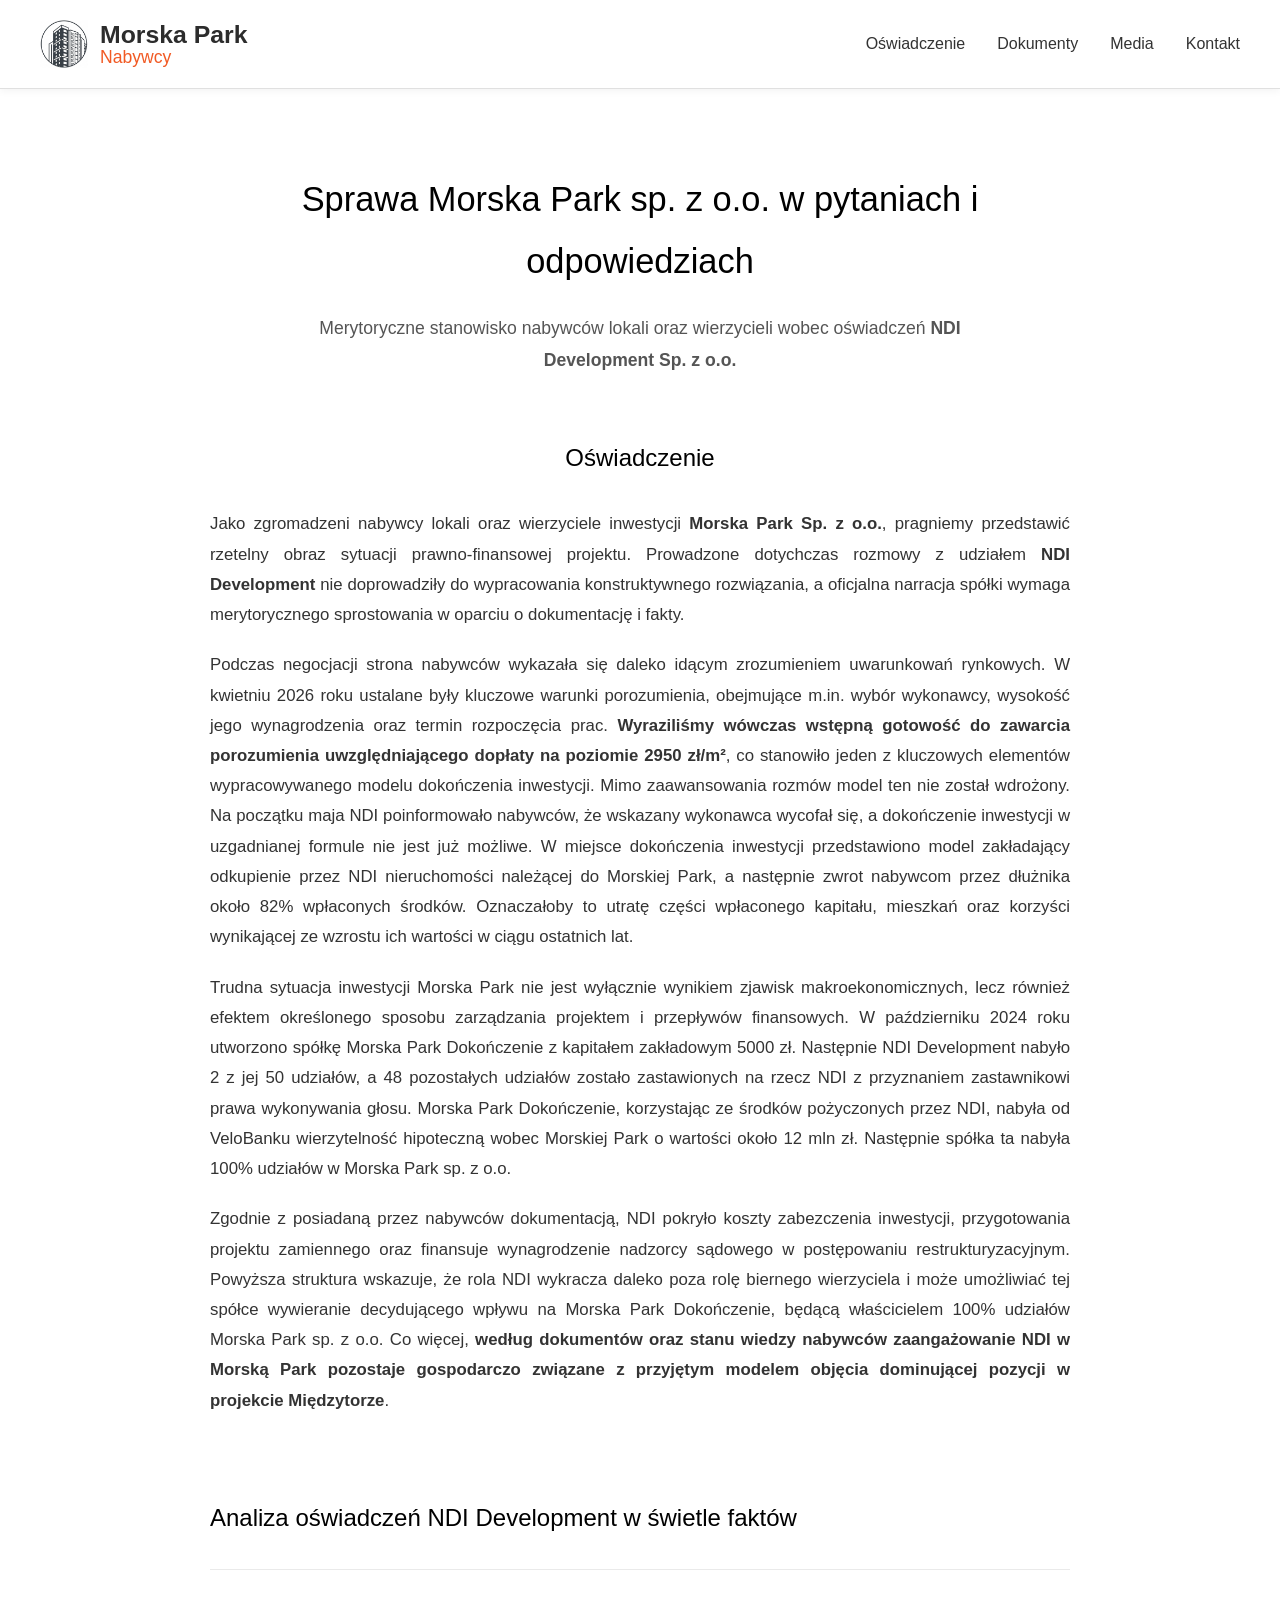
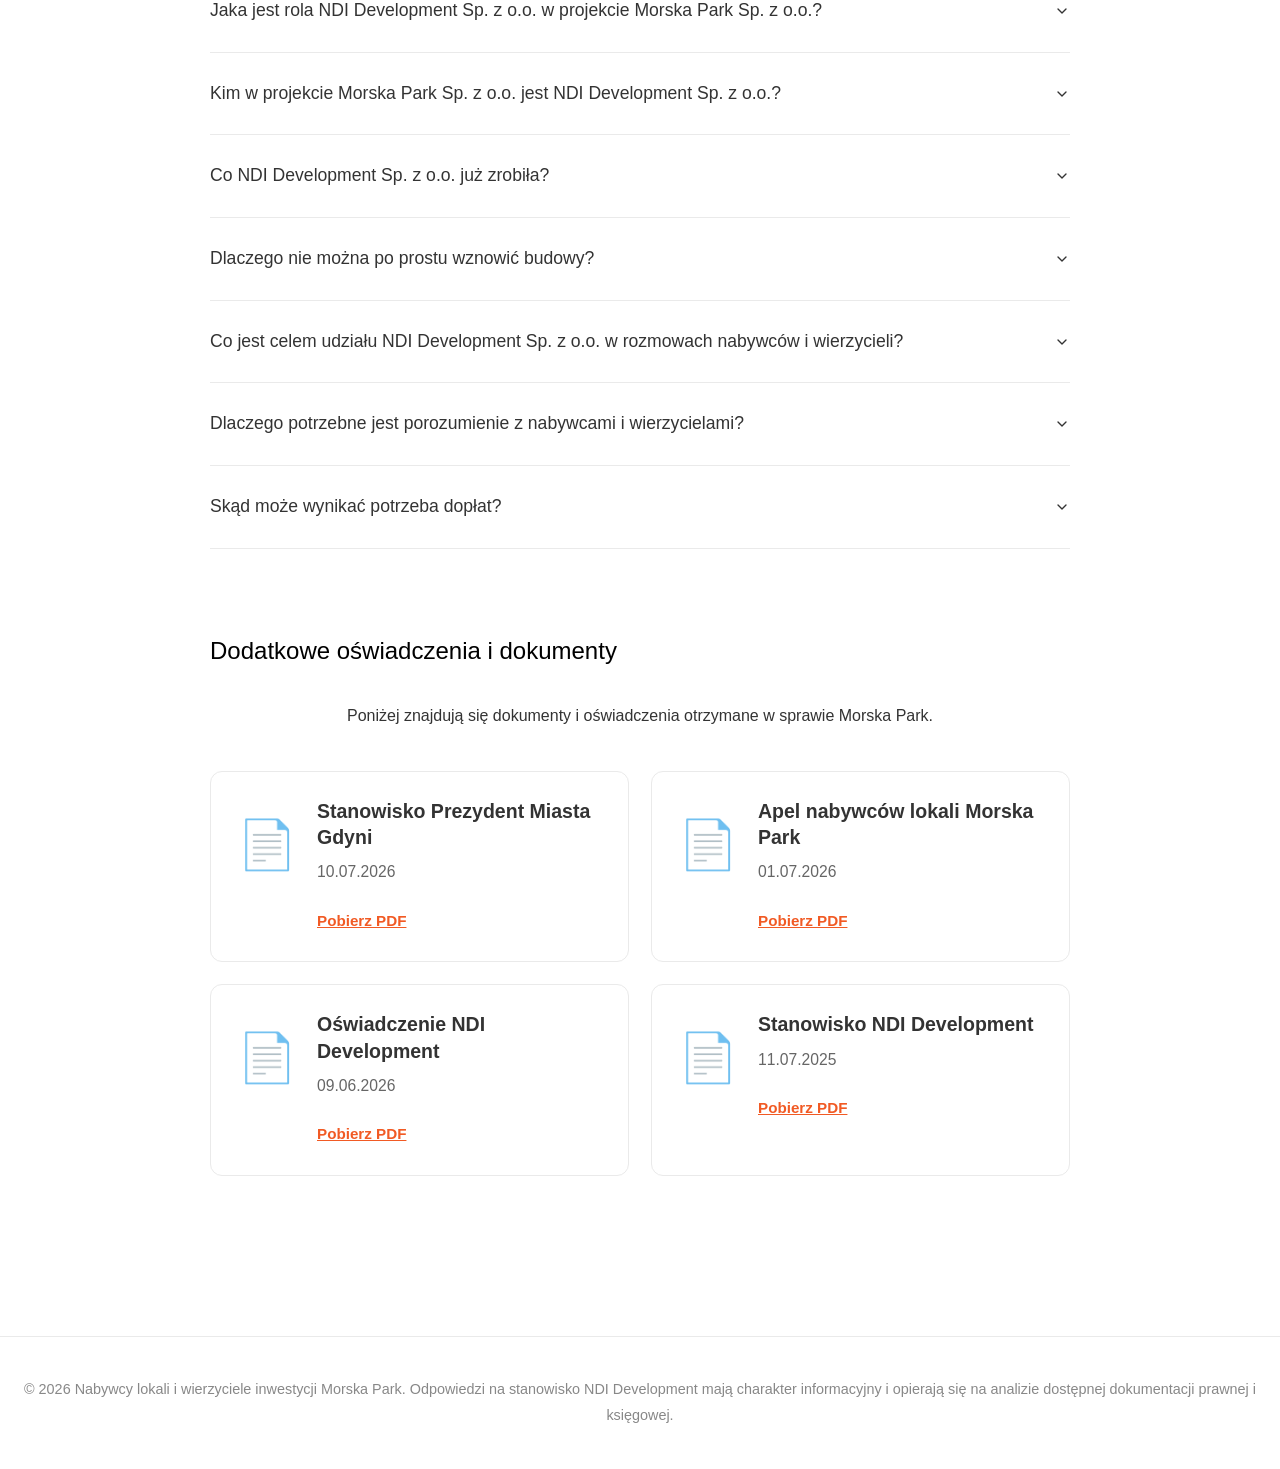
<file: index.html>
<!doctype html>
<html lang="pl">
  <head>
    <meta charset="UTF-8" />
    <meta name="viewport" content="width=device-width, initial-scale=1.0" />
    <title>
      Stanowisko Nabywców i Wierzycieli wobec stanowiska NDI Development dla
      Morska Park
    </title>
    <meta
      name="description"
      content="Oficjalne stanowisko nabywców lokali wobec stanowiska NDI Development w sprawie Morska Park w Gdyni. Analiza oświadczeń NDI, fakty, dokumenty i odpowiedzi na najważniejsze pytania."
    />
    <meta
      name="keywords"
      content="NDI Development, Morska Park NDI, NDI Morska Park, Semeko Morska Park, nabywcy Morska Park, NDI Development Gdynia"
    />
    <link rel="icon" href="favicon.ico" />
    <link rel="stylesheet" href="style.css" />
  </head>
  <body>
    <nav class="navbar">
      <div class="navbar-container">
        <!-- Brand -->
        <a href="index.html" class="brand">
          <div class="logo">
            <img src="morska-park-logo-top-left.png" alt="Morska Park Logo" />
          </div>
          <div class="brand-text">
            <div class="morska-brand">Morska Park</div>
            <div class="nabywcy-label">Nabywcy</div>
          </div>
        </a>

        <!-- Desktop Menu -->
        <div class="nav-menu">
          <a href="index.html" class="nav-link">Oświadczenie</a>
          <a href="dokumenty.html" class="nav-link">Dokumenty</a>
          <a href="media.html" class="nav-link">Media</a>
          <a href="kontakt.html" class="nav-link">Kontakt</a>
        </div>

        <!-- Hamburger -->
        <div class="hamburger" id="hamburger">
          <span></span>
          <span></span>
          <span></span>
        </div>
      </div>

      <!-- Mobile Menu -->
      <div class="mobile-menu" id="mobile-menu">
        <a href="index.html" class="nav-link">Oświadczenie</a>
        <a href="dokumenty.html" class="nav-link">Dokumenty</a>
        <a href="media.html" class="nav-link">Media</a>
        <a href="kontakt.html" class="nav-link">Kontakt</a>
      </div>
    </nav>

    <div class="container">
      <header>
        <h1>Sprawa Morska Park sp. z o.o. w pytaniach i odpowiedziach</h1>
        <p>
          Merytoryczne stanowisko nabywców lokali oraz wierzycieli wobec
          oświadczeń <strong>NDI Development Sp. z o.o.</strong>
        </p>
      </header>

      <section class="manifesto">
        <h2>Oświadczenie</h2>
        <p>
          Jako zgromadzeni nabywcy lokali oraz wierzyciele inwestycji
          <strong>Morska Park Sp. z o.o.</strong>, pragniemy przedstawić
          rzetelny obraz sytuacji prawno-finansowej projektu. Prowadzone
          dotychczas rozmowy z udziałem <strong>NDI Development</strong> nie
          doprowadziły do wypracowania konstruktywnego rozwiązania, a oficjalna
          narracja spółki wymaga merytorycznego sprostowania w oparciu o
          dokumentację i fakty.
        </p>
        <p>
          Podczas negocjacji strona nabywców wykazała się daleko idącym
          zrozumieniem uwarunkowań rynkowych. W kwietniu 2026 roku ustalane były
          kluczowe warunki porozumienia, obejmujące m.in. wybór wykonawcy,
          wysokość jego wynagrodzenia oraz termin rozpoczęcia prac.
          <strong
            >Wyraziliśmy wówczas wstępną gotowość do zawarcia porozumienia
            uwzględniającego dopłaty na poziomie 2950 zł/m²</strong
          >, co stanowiło jeden z kluczowych elementów wypracowywanego modelu
          dokończenia inwestycji. Mimo zaawansowania rozmów model ten nie został
          wdrożony. Na początku maja NDI poinformowało nabywców, że wskazany
          wykonawca wycofał się, a dokończenie inwestycji w uzgadnianej formule
          nie jest już możliwe. W miejsce dokończenia inwestycji przedstawiono
          model zakładający odkupienie przez NDI nieruchomości należącej do
          Morskiej Park, a następnie zwrot nabywcom przez dłużnika około 82%
          wpłaconych środków. Oznaczałoby to utratę części wpłaconego kapitału,
          mieszkań oraz korzyści wynikającej ze wzrostu ich wartości w ciągu
          ostatnich lat.
        </p>
        <p>
          Trudna sytuacja inwestycji Morska Park nie jest wyłącznie wynikiem
          zjawisk makroekonomicznych, lecz również efektem określonego sposobu
          zarządzania projektem i przepływów finansowych. W październiku 2024
          roku utworzono spółkę Morska Park Dokończenie z kapitałem zakładowym
          5000 zł. Następnie NDI Development nabyło 2 z jej 50 udziałów, a 48
          pozostałych udziałów zostało zastawionych na rzecz NDI z przyznaniem
          zastawnikowi prawa wykonywania głosu. Morska Park Dokończenie,
          korzystając ze środków pożyczonych przez NDI, nabyła od VeloBanku
          wierzytelność hipoteczną wobec Morskiej Park o wartości około 12 mln
          zł. Następnie spółka ta nabyła 100% udziałów w Morska Park sp. z o.o.
        </p>
        <p>
          Zgodnie z posiadaną przez nabywców dokumentacją, NDI pokryło koszty
          zabezczenia inwestycji, przygotowania projektu zamiennego oraz
          finansuje wynagrodzenie nadzorcy sądowego w postępowaniu
          restrukturyzacyjnym. Powyższa struktura wskazuje, że rola NDI wykracza
          daleko poza rolę biernego wierzyciela i może umożliwiać tej spółce
          wywieranie decydującego wpływu na Morska Park Dokończenie, będącą
          właścicielem 100% udziałów Morska Park sp. z o.o. Co więcej,
          <strong
            >według dokumentów oraz stanu wiedzy nabywców zaangażowanie NDI w
            Morską Park pozostaje gospodarczo związane z przyjętym modelem
            objęcia dominującej pozycji w projekcie Międzytorze</strong
          >.
        </p>
      </section>

      <section class="faq-section">
        <h2 class="faq-title">
          Analiza oświadczeń NDI Development w świetle faktów
        </h2>

        <!-- PYTANIE 1 -->
        <div class="faq-item">
          <div class="faq-header">
            <h3>
              Jaka jest rola NDI Development Sp. z o.o. w projekcie Morska Park
              Sp. z o.o.?
            </h3>
            <div class="faq-icon">
              <svg viewBox="0 0 24 24">
                <polyline points="6 9 12 15 18 9"></polyline>
              </svg>
            </div>
          </div>
          <div class="faq-content">
            <div class="faq-body">
              <div class="box-ndi">
                <h4>Stanowisko NDI</h4>
                <p>
                  NDI Development Sp. z o.o. zaangażowała się w projekt jako
                  podmiot wspierający poszukiwanie możliwego rozwiązania dla
                  inwestycji. Pozostajemy w kontakcie z Nadzorcą Sądowym, Radą
                  Wierzycieli oraz pełnomocnikiem reprezentującym grupę nabywców
                  mieszkań.
                </p>
                <p>
                  Jednocześnie podkreślamy, że NDI Development Sp. z o.o. jest
                  wierzycielem – nie jest wykonawcą robót ani stroną umów
                  zawartych z nabywcami mieszkań. W związku z tym nie ponosimy
                  odpowiedzialności za decyzje podejmowane wcześniej przez
                  inwestora Morska Park Sp. z o.o.
                </p>
              </div>
              <div class="box-nabywcy">
                <h4>Stanowisko Nabywców</h4>
                <p>
                  Analiza dokumentacji rejestrowej i finansowej wskazuje na
                  znacznie głębsze zaangażowanie kontrolne spółki NDI. Proces
                  inwestycyjny jest strukturyzowany pośrednio:
                </p>
                <ul>
                  <li>
                    W październiku 2024 r. zarejestrowano nową spółkę celową z
                    kapitałem 5.000 zł, której udziały zostały w niemal całości
                    zastawione na rzecz NDI Development (z prawem wykonywania
                    głosu dla zastawnika).
                  </li>
                  <li>
                    To za pośrednictwem tego podmiotu, przy użyciu środków
                    finansowych NDI, odkupiono wierzytelność hipoteczną od
                    VeloBanku oraz nabyto 100% udziałów w Morska Park sp. z o.o.
                  </li>
                </ul>
                <p>
                  Ponadto NDI finansuje wynagrodzenie obecnego nadzorcy sądowego
                  w przyspieszonym postępowaniu układowym (PPU). Powyższe fakty
                  świadczą o tym, że podmioty powiązane z NDI posiadają realną
                  kontrolę właścicielską nad inwestycją.
                </p>
              </div>
            </div>
          </div>
        </div>

        <!-- PYTANIE 2 -->
        <div class="faq-item">
          <div class="faq-header">
            <h3>
              Kim w projekcie Morska Park Sp. z o.o. jest NDI Development Sp. z
              o.o.?
            </h3>
            <div class="faq-icon">
              <svg viewBox="0 0 24 24">
                <polyline points="6 9 12 15 18 9"></polyline>
              </svg>
            </div>
          </div>
          <div class="faq-content">
            <div class="faq-body">
              <div class="box-ndi">
                <h4>Stanowisko NDI</h4>
                <p>
                  NDI Development Sp. z o.o. jest wierzycielem – nie jest
                  wykonawcą robót ani stroną umów zawartych z nabywcami
                  mieszkań. Nie ponosimy odpowiedzialności za decyzje i
                  zaniechania inwestora.
                </p>
                <p>
                  Zdecydowaliśmy się jednak zaangażować, bo widzieliśmy (i nadal
                  widzimy) w nim projekt możliwy do uratowania – i chcemy
                  doprowadzić do rozwiązania, które zakończy tę sytuację dla
                  wszystkich stron.
                </p>
                <p>
                  Zaangażowaliśmy istotne środki, doświadczenie i kompetencje,
                  aby wesprzeć poszukiwanie możliwych rozwiązań dla tej
                  inwestycji. Jesteśmy w stałym kontakcie z Nadzorcą Sądowym,
                  Radą Wierzycieli oraz pełnomocnikiem reprezentującym grupę
                  nabywców.
                </p>
                <p>
                  Jest to nasz wkład w naprawę tej niezwykle trudnej sytuacji,
                  wynikłej bez naszego udziału, na długo przed jakimkolwiek
                  naszym zaangażowaniem. Przypomnijmy, że NDI Development Sp. z
                  o.o. nie była i nie jest deweloperem inwestycji Morska Park
                  Sp. z o.o., nie zawierała umów deweloperskich z nabywcami
                  lokali i nie przejęła zobowiązań podmiotów odpowiedzialnych za
                  wcześniejszą realizację projektu.
                </p>
              </div>
              <div class="box-nabywcy">
                <h4>Stanowisko Nabywców</h4>
                <p>
                  Z dostępnych informacji wynika, że zaangażowanie NDI nie jest
                  wyłącznie działalnością pomocową na rzecz Morskiej Park, lecz
                  składową większej transakcji na rynku nieruchomości.
                  Restrukturyzacja udziałowa w projekcie
                  <strong>Międzytorze</strong> (polegająca na umorzeniu udziałów
                  poprzedniego dewelopera i dokapitalizowaniu spółki przez NDI)
                  sprawiła, że środki z tej lukratywnej inwestycji nie trafiły
                  na ratowanie Morskiej Park.
                </p>
                <p>
                  Zamiast tego NDI przejęło kontrolę nad Międzytorzem,
                  zobowiązując się równolegle uregulować kwestię Morskiej Park.
                  Gdyby priorytetem było rzeczywiście rozwiązanie akceptowalne
                  dla „wszystkich stron”, nie odrzucono by wypracowanego przez
                  Nabywców kompromisu (dopłaty), promując w zamian krzywdzący
                  odkup praw do lokali znacznie poniżej ich dzisiejszej
                  wartości.
                </p>
              </div>
            </div>
          </div>
        </div>

        <!-- PYTANIE 3 -->
        <div class="faq-item">
          <div class="faq-header">
            <h3>Co NDI Development Sp. z o.o. już zrobiła?</h3>
            <div class="faq-icon">
              <svg viewBox="0 0 24 24">
                <polyline points="6 9 12 15 18 9"></polyline>
              </svg>
            </div>
          </div>
          <div class="faq-content">
            <div class="faq-body">
              <div class="box-ndi">
                <h4>Stanowisko NDI</h4>
                <p>
                  NDI Development Sp. z o.o. podjęła konkretne działania, które
                  pozwoliły zatrzymać proces związany z ogłoszeniem upadłości
                  Morskiej Park Sp. z o.o. i stworzyć warunki do szukania
                  rozwiązania:
                </p>
                <ul>
                  <li>
                    Zaangażowała środki finansowe na rozwiązanie kwestii
                    wierzytelności bankowej – zyskując czas na analizę zamiast
                    natychmiastowej upadłości już w 2025 r.
                  </li>
                  <li>Zabezpieczyła teren budowy i elementy obiektu.</li>
                  <li>
                    Przeprowadziła analizy techniczne, prawne i finansowe
                    niezbędne do oceny stanu inwestycji.
                  </li>
                  <li>
                    Uzyskała zamienną decyzję o pozwoleniu na budowę (PnB).
                  </li>
                  <li>
                    Uruchomiła nowy dziennik budowy i zapewniła nadzór
                    budowlany.
                  </li>
                </ul>
                <p>
                  To działania realne, kosztowne i konieczne – bez nich nie
                  byłoby żadnej podstawy do rozmów o dokończeniu projektu.
                </p>
              </div>
              <div class="box-nabywcy">
                <h4>Stanowisko Nabywców</h4>
                <p>
                  Wymaga podkreślenia stan wyjściowy, do jakiego dopuszczono
                  projekt przed końcem 2024 roku:
                </p>
                <ul>
                  <li>
                    W okresie od maja do grudnia 2024 r. obiekt pozostawał
                    całkowicie pozbawiony ochrony, a od października zaprzestano
                    opłacania obowiązkowej polisy ubezpieczeniowej budowy (CAR).
                  </li>
                  <li>
                    W wyniku zaniechań doszło do zorganizowanej i długotrwałej
                    kradzieży (całkowity demontaż instalacji elektrycznej,
                    wodno-kanalizacyjnej, zniszczenie zabezpieczeń).
                    Zawiadomienia o popełnieniu przestępstwa zostały złożone
                    przez osoby trzecie, a nie przez ówczesny zarząd. Z terenu
                    budowy zaginął również dziennik budowy.
                  </li>
                </ul>
                <p>
                  Odnosząc się do deklarowanych przez NDI analiz technicznych,
                  prawnych i finansowych, należy zaznaczyć, że spółka udostępnia
                  te dokumenty niezwykle niechętnie, często dopiero pod wyraźnym
                  przymusem i na skutek interwencji nadzorcy sądowego. Znaczna
                  część z powoływanych analiz w dalszym ciągu nie została
                  przedstawiona wierzycielom w sposób transparentny i
                  prawidłowy.
                </p>
                <p>
                  Z kolei uzyskane pod nadzorem podmiotów powiązanych zamienne
                  pozwolenie na budowę (PnB) wprowadza m.in. likwidację części
                  wcześniej sprzedanych lokali użytkowych. Działania te noszą
                  znamiona optymalizacji projektu pod kątem opłacalności dla
                  nowego podmiotu kontrolującego, a nie ochrony interesów
                  prawnych dotychczasowych nabywców.
                </p>
              </div>
            </div>
          </div>
        </div>

        <!-- PYTANIE 4 -->
        <div class="faq-item">
          <div class="faq-header">
            <h3>Dlaczego nie można po prostu wznowić budowy?</h3>
            <div class="faq-icon">
              <svg viewBox="0 0 24 24">
                <polyline points="6 9 12 15 18 9"></polyline>
              </svg>
            </div>
          </div>
          <div class="faq-content">
            <div class="faq-body">
              <div class="box-ndi">
                <h4>Stanowisko NDI</h4>
                <p>
                  Projekt wymaga oceny stanu wykonanych prac, kosztów,
                  odpowiedzialności za wcześniejsze roboty oraz możliwości
                  finansowania dalszych działań. Bez tego niemożliwe jest naszym
                  zdaniem znalezienie wykonawcy budowlanego, który podjąłby się
                  realizacji zadania. Do tej pory potencjalni wykonawcy, którzy
                  zapoznawali się z projektem, rezygnowali – ze względu na
                  konieczność przejęcia odpowiedzialności technicznej za
                  wcześniejszy etap prac realizowany przez inny podmiot, a także
                  ze względu na brak mechanizmów wynagrodzenia za poniesione
                  ryzyko oraz brak zapewnienia bezpiecznego, gwarantowanego
                  finansowania. Jest to standardowa przeszkoda przy przejmowaniu
                  niedokończonych inwestycji budowlanych.
                </p>
              </div>
              <div class="box-nabywcy">
                <h4>Stanowisko Nabywców</h4>
                <p>
                  Brak „gwarantowanego finansowania” wynika bezpośrednio z
                  odrzucenia przez decydentów naszej deklaracji dotyczącej
                  dopłat do sfinansowania prac (2950 zł/m²), co z nawiązką
                  pokryłoby ryzyka nowych wykonawców. Prawdziwym problemem
                  obciążającym projekt nie są wyłącznie błędy budowlane, ale
                  zaszłości finansowe wynikające z funkcjonowania poprzedniego
                  holdingu.
                </p>
                <p>
                  Z dokumentacji wynika m.in., że w czerwcu 2024 r. (przy
                  wstrzymanej budowie) z rachunków Morskiej Park wyprowadzono
                  ponad 1,6 mln PLN jako „zaliczkę” do spółki z grupy. Co
                  więcej, na krótko przed przejęciem kontroli, doszło do
                  podpisania obustronnego zrzeczenia się roszczeń pomiędzy
                  Morską Park a poprzednim GW/Inwestorem Zastępczym. Bez pełnego
                  audytu tych przepływów i dochodzenia roszczeń od winnych,
                  ciężar finansowy przerzucany jest w całości na klientów
                  indywidualnych.
                </p>
              </div>
            </div>
          </div>
        </div>

        <!-- PYTANIE 5 -->
        <div class="faq-item">
          <div class="faq-header">
            <h3>
              Co jest celem udziału NDI Development Sp. z o.o. w rozmowach
              nabywców i wierzycieli?
            </h3>
            <div class="faq-icon">
              <svg viewBox="0 0 24 24">
                <polyline points="6 9 12 15 18 9"></polyline>
              </svg>
            </div>
          </div>
          <div class="faq-content">
            <div class="faq-body">
              <div class="box-ndi">
                <h4>Stanowisko NDI</h4>
                <p>
                  Celem jest wypracowanie rozwiązania, które będzie realne,
                  możliwe do sfinansowania i akceptowalne dla wszystkich
                  uczestników postępowania.
                </p>
              </div>
              <div class="box-nabywcy">
                <h4>Stanowisko Nabywców</h4>
                <p>
                  Skoro celem jest rozwiązanie „akceptowalne dla wszystkich”,
                  niewytłumaczalne pozostaje odrzucenie zaawansowanej koncepcji
                  porozumienia wypracowanego przez Nabywców (solidarne dopłaty
                  gwarantujące dokończenie budowy bez strat dla wierzycieli).
                </p>
                <p>
                  Proponowany w zamian przez stronę decyzyjną proces odkupu
                  lokali za 80% ich uiszczonej kilka lat temu wartości uderza
                  wyłącznie w interesy finansowe nabywców. Biorąc pod uwagę
                  galopujący wzrost cen na rynku nieruchomości w ostatnich
                  latach, rozwiązanie to nie nosi znamion kompromisu, lecz
                  stanowi próbę wywłaszczenia Nabywców z posiadanego kapitału i
                  przerzucenia na nich kosztów niegospodarności dawnego zarządu.
                </p>
              </div>
            </div>
          </div>
        </div>

        <!-- PYTANIE 6 -->
        <div class="faq-item">
          <div class="faq-header">
            <h3>
              Dlaczego potrzebne jest porozumienie z nabywcami i wierzycielami?
            </h3>
            <div class="faq-icon">
              <svg viewBox="0 0 24 24">
                <polyline points="6 9 12 15 18 9"></polyline>
              </svg>
            </div>
          </div>
          <div class="faq-content">
            <div class="faq-body">
              <div class="box-ndi">
                <h4>Stanowisko NDI</h4>
                <p>
                  Bez porozumienia nie da się wypracować modelu finansowania i
                  dalszego prowadzenia inwestycji. Każde rozwiązanie musi
                  uwzględniać sytuację nabywców, wierzycieli, koszty dokończenia
                  i zasady postępowania restrukturyzacyjnego.
                </p>
              </div>
              <div class="box-nabywcy">
                <h4>Stanowisko Nabywców</h4>
                <p>
                  Nabywcy w pełni rozumieją konieczność zawarcia układu i od
                  wielu miesięcy deklarują czynną wolę partycypacji w kosztach
                  niezbędnych do ratowania inwestycji. „Uwzględnienie sytuacji
                  Nabywców” nie może jednak oznaczać zmuszania ich do
                  kapitulacji i odsprzedaży mieszkań na warunkach dyktowanych
                  przez jeden podmiot.
                </p>
                <p>
                  Postępowanie restrukturyzacyjne powinno chronić
                  przedsiębiorstwo przed niewypłacalnością w sposób rzetelny.
                  Mamy jednak do czynienia z sytuacją, w której nadzorca sądowy
                  jest wynagradzany ze środków podmiotu posiadającego decydujący
                  głos i własny interes w przejęciu obiektu. Porozumienie musi
                  opierać się na transparentności, której obecnie brakuje.
                </p>
              </div>
            </div>
          </div>
        </div>

        <!-- PYTANIE 7 -->
        <div class="faq-item">
          <div class="faq-header">
            <h3>Skąd może wynikać potrzeba dopłat?</h3>
            <div class="faq-icon">
              <svg viewBox="0 0 24 24">
                <polyline points="6 9 12 15 18 9"></polyline>
              </svg>
            </div>
          </div>
          <div class="faq-content">
            <div class="faq-body">
              <div class="box-ndi">
                <h4>Stanowisko NDI</h4>
                <p>
                  Koszt dokończenia inwestycji jest dziś oczywiście wyższy niż w
                  chwili zawierania pierwotnych umów. W tym czasie wzrosły m.in.
                  ceny stali, paliw i pracy, a sama skumulowana inflacja w
                  latach 2020–2024 wyniosła szacunkowo ok. 45%. Wykonawcy,
                  którzy mieliby przejąć niedokończony budynek i udzielić na
                  niego gwarancji, muszą też uwzględnić dodatkowe koszty oraz
                  odpowiedzialność za wcześniejsze etapy prac.
                </p>
              </div>
              <div class="box-nabywcy">
                <h4>Stanowisko Nabywców</h4>
                <p>
                  Nabywcy są świadomi realiów ekonomicznych. To właśnie z tego
                  powodu powstała i została zaakceptowana przez nas koncepcja
                  dopłat w wysokości ok. 2950 zł/m². Warto jednak podkreślić, że
                  deficyt w kasie inwestycji nie jest wynikiem wyłącznie
                  inflacji (45%).
                </p>
                <p>
                  Projekt zakładał bardzo wysoki wskaźnik przedsprzedaży –
                  większość lokali (ponad 85%) została przez nas w całości lub w
                  znacznej części opłacona. Problem wynika m.in. z zapisów (np.
                  umowa o zastępstwo inwestycyjne), które umożliwiały wypłacanie
                  zaliczek podmiotom z Grupy bez realnego pokrycia w postępie
                  prac budowlanych. Dopłaty ze strony nabywców nie powinny
                  stanowić alibi dla zaniechania działań windykacyjnych wobec
                  osób i spółek odpowiedzialnych za wyprowadzenie pierwotnego
                  kapitału.
                </p>
              </div>
            </div>
          </div>
        </div>
      </section>

      <section class="documents-section" id="dokumenty">
        <h2 class="faq-title">Dodatkowe oświadczenia i dokumenty</h2>
        <p style="text-align: center; max-width: 700px; margin: 0 auto 40px">
          Poniżej znajdują się dokumenty i oświadczenia otrzymane w sprawie
          Morska Park.
        </p>

        <div class="documents-grid">
          <a
            href="Stanowisko_Prezydent_Gdynia_10.07.26.pdf"
            target="_blank"
            class="document-card"
          >
            <div class="doc-icon">📄</div>
            <div class="doc-info">
              <h3>Stanowisko Prezydent Miasta Gdyni</h3>
              <p>10.07.2026</p>
              <span class="download-btn">Pobierz PDF</span>
            </div>
          </a>

          <a href="apel_MP_01.07.26.pdf" target="_blank" class="document-card">
            <div class="doc-icon">📄</div>
            <div class="doc-info">
              <h3>Apel nabywców lokali Morska Park</h3>
              <p>01.07.2026</p>
              <span class="download-btn">Pobierz PDF</span>
            </div>
          </a>

          <a
            href="NDI_oswiadczenie_09.06.26.pdf"
            target="_blank"
            class="document-card"
          >
            <div class="doc-icon">📄</div>
            <div class="doc-info">
              <h3>Oświadczenie NDI Development</h3>
              <p>09.06.2026</p>
              <span class="download-btn">Pobierz PDF</span>
            </div>
          </a>

          <a
            href="NDI_oswiadczenie_11.07.25.pdf"
            target="_blank"
            class="document-card"
          >
            <div class="doc-icon">📄</div>
            <div class="doc-info">
              <h3>Stanowisko NDI Development</h3>
              <p>11.07.2025</p>
              <span class="download-btn">Pobierz PDF</span>
            </div>
          </a>
        </div>
      </section>
    </div>

    <footer>
      <p>
        &copy; 2026 Nabywcy lokali i wierzyciele inwestycji Morska Park.
        Odpowiedzi na stanowisko NDI Development mają charakter informacyjny i
        opierają się na analizie dostępnej dokumentacji prawnej i księgowej.
      </p>
    </footer>

    <script>
      // Hamburger menu
      const hamburger = document.getElementById("hamburger");
      const mobileMenu = document.getElementById("mobile-menu");

      hamburger.addEventListener("click", (e) => {
        e.stopPropagation();
        mobileMenu.classList.toggle("open");
        hamburger.classList.toggle("open");
      });

      // Close mobile menu when clicking a link
      document.querySelectorAll(".nav-link").forEach((link) => {
        link.addEventListener("click", () => {
          if (window.innerWidth <= 768) {
            mobileMenu.classList.remove("open");
            hamburger.classList.remove("open");
          }
        });
      });

      // Close mobile menu when clicking outside of it
      document.addEventListener("click", (event) => {
        if (
          !mobileMenu.contains(event.target) &&
          !hamburger.contains(event.target)
        ) {
          mobileMenu.classList.remove("open");
          hamburger.classList.remove("open");
        }
      });

      // Close mobile menu when resizing the window
      window.addEventListener("resize", () => {
        if (window.innerWidth > 768) {
          mobileMenu.classList.remove("open");
          hamburger.classList.remove("open");
        }
      });

      // FAQ
      document.querySelectorAll(".faq-header").forEach((header) => {
        header.addEventListener("click", () => {
          const item = header.parentElement;
          item.classList.toggle("active");
        });
      });
    </script>
  </body>
</html>
</file>
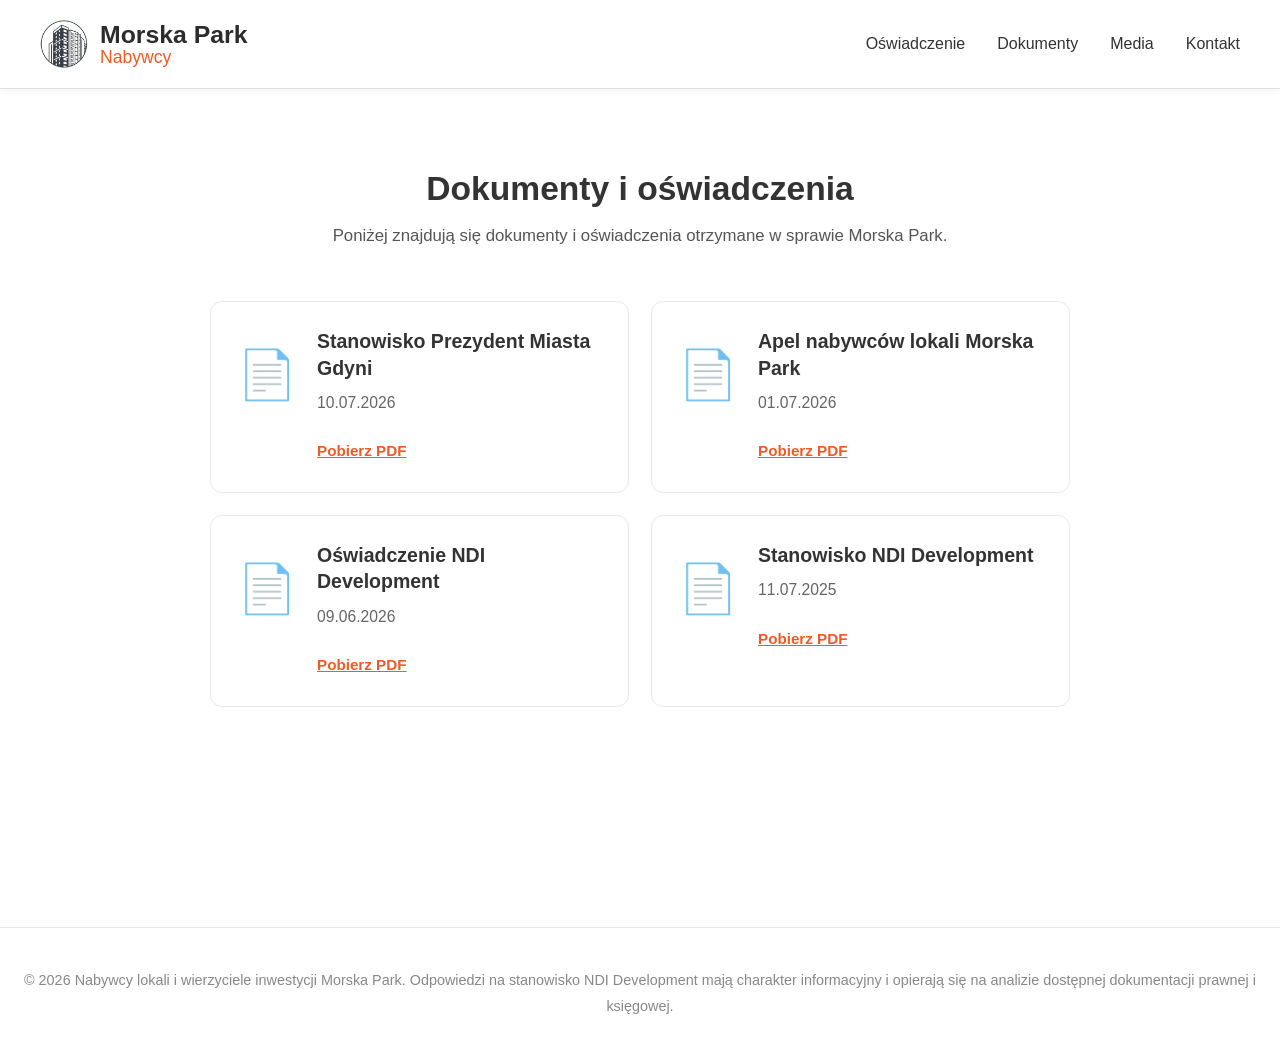
<file: dokumenty.html>
<!doctype html>
<html lang="pl">
  <head>
    <meta charset="UTF-8" />
    <meta name="viewport" content="width=device-width, initial-scale=1.0" />
    <title>
      Stanowisko Nabywców i Wierzycieli wobec stanowiska NDI Development dla
      Morska Park
    </title>
    <link rel="icon" href="favicon.ico" />
    <link rel="stylesheet" href="style.css" />
  </head>
  <body>
    <nav class="navbar">
      <div class="navbar-container">
        <!-- Brand -->
        <a href="index.html" class="brand">
          <div class="logo">
            <img src="morska-park-logo-top-left.png" alt="Morska Park Logo" />
          </div>
          <div class="brand-text">
            <div class="morska-brand">Morska Park</div>
            <div class="nabywcy-label">Nabywcy</div>
          </div>
        </a>

        <!-- Desktop Menu -->
        <div class="nav-menu">
          <a href="index.html" class="nav-link">Oświadczenie</a>
          <a href="dokumenty.html" class="nav-link">Dokumenty</a>
          <a href="media.html" class="nav-link">Media</a>
          <a href="kontakt.html" class="nav-link">Kontakt</a>
        </div>

        <!-- Hamburger -->
        <div class="hamburger" id="hamburger">
          <span></span>
          <span></span>
          <span></span>
        </div>
      </div>

      <!-- Mobile Menu -->
      <div class="mobile-menu" id="mobile-menu">
        <a href="index.html" class="nav-link">Oświadczenie</a>
        <a href="dokumenty.html" class="nav-link">Dokumenty</a>
        <a href="media.html" class="nav-link">Media</a>
        <a href="kontakt.html" class="nav-link">Kontakt</a>
      </div>
    </nav>

    <div class="container">
      <section class="documents-section-page">
        <h1>Dokumenty i oświadczenia</h1>
        <p class="section-desc">
          Poniżej znajdują się dokumenty i oświadczenia otrzymane w sprawie
          Morska Park.
        </p>

        <div class="documents-grid">
          <a
            href="Stanowisko_Prezydent_Gdynia_10.07.26.pdf"
            target="_blank"
            class="document-card"
          >
            <div class="doc-icon">📄</div>
            <div class="doc-info">
              <h3>Stanowisko Prezydent Miasta Gdyni</h3>
              <p class="doc-date">10.07.2026</p>
              <span class="download-btn">Pobierz PDF</span>
            </div>
          </a>

          <a href="apel_MP_01.07.26.pdf" target="_blank" class="document-card">
            <div class="doc-icon">📄</div>
            <div class="doc-info">
              <h3>Apel nabywców lokali Morska Park</h3>
              <p class="doc-date">01.07.2026</p>
              <span class="download-btn">Pobierz PDF</span>
            </div>
          </a>

          <a
            href="NDI_oswiadczenie_09.06.26.pdf"
            target="_blank"
            class="document-card"
          >
            <div class="doc-icon">📄</div>
            <div class="doc-info">
              <h3>Oświadczenie NDI Development</h3>
              <p class="doc-date">09.06.2026</p>
              <span class="download-btn">Pobierz PDF</span>
            </div>
          </a>

          <a
            href="NDI_oswiadczenie_11.07.25.pdf"
            target="_blank"
            class="document-card"
          >
            <div class="doc-icon">📄</div>
            <div class="doc-info">
              <h3>Stanowisko NDI Development</h3>
              <p class="doc-date">11.07.2025</p>
              <span class="download-btn">Pobierz PDF</span>
            </div>
          </a>
        </div>
      </section>
    </div>

    <footer>
      <p>
        &copy; 2026 Nabywcy lokali i wierzyciele inwestycji Morska Park.
        Odpowiedzi na stanowisko NDI Development mają charakter informacyjny i
        opierają się na analizie dostępnej dokumentacji prawnej i księgowej.
      </p>
    </footer>

    <script>
      // Hamburger menu
      const hamburger = document.getElementById("hamburger");
      const mobileMenu = document.getElementById("mobile-menu");

      hamburger.addEventListener("click", (e) => {
        e.stopPropagation();
        mobileMenu.classList.toggle("open");
        hamburger.classList.toggle("open");
      });

      // Close mobile menu when clicking a link
      document.querySelectorAll(".nav-link").forEach((link) => {
        link.addEventListener("click", () => {
          if (window.innerWidth <= 768) {
            mobileMenu.classList.remove("open");
            hamburger.classList.remove("open");
          }
        });
      });

      // Close mobile menu when clicking outside of it
      document.addEventListener("click", (event) => {
        if (
          !mobileMenu.contains(event.target) &&
          !hamburger.contains(event.target)
        ) {
          mobileMenu.classList.remove("open");
          hamburger.classList.remove("open");
        }
      });

      // Close mobile menu when resizing the window
      window.addEventListener("resize", () => {
        if (window.innerWidth > 768) {
          mobileMenu.classList.remove("open");
          hamburger.classList.remove("open");
        }
      });
    </script>
  </body>
</html>
</file>
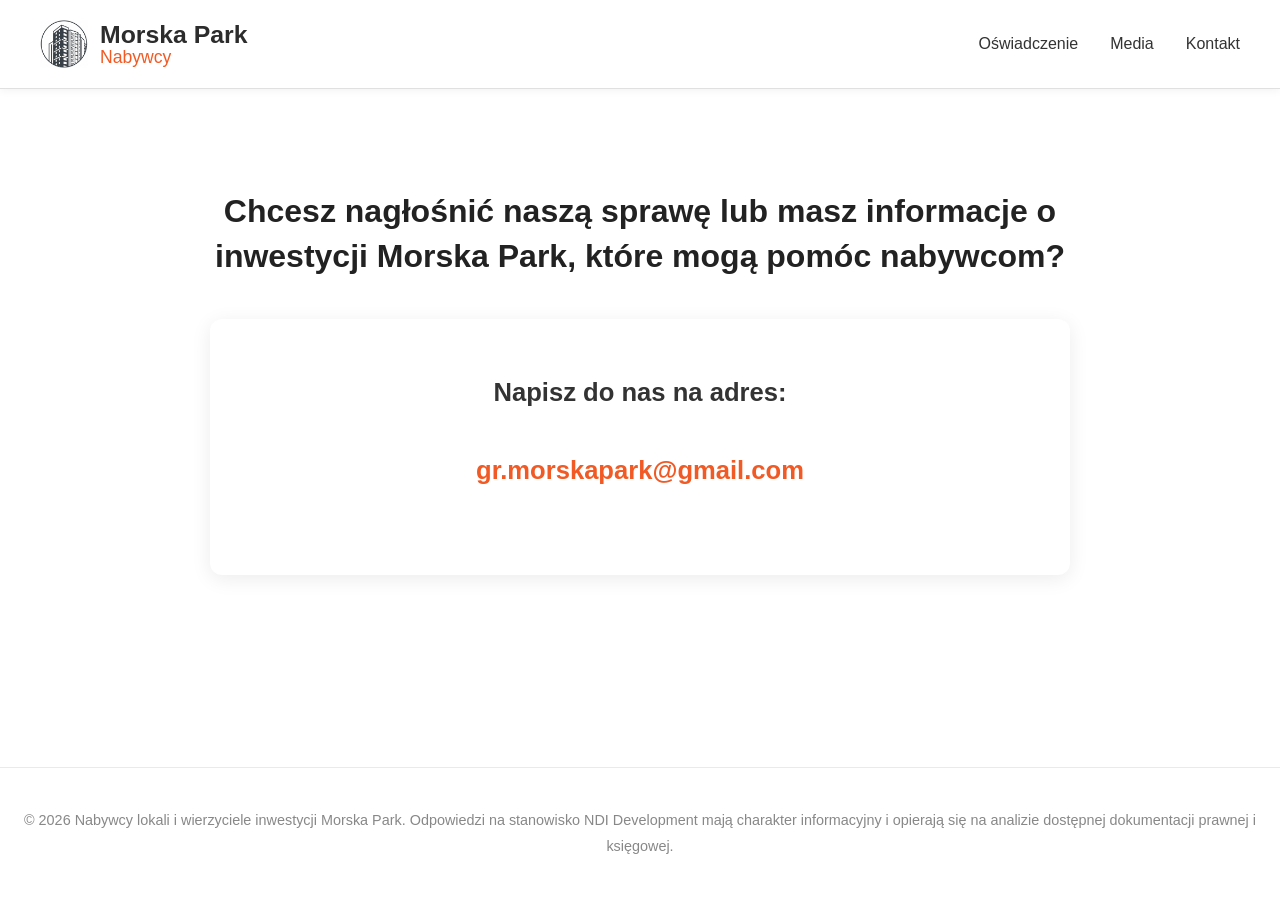
<file: kontakt.html>
<!doctype html>
<html lang="pl">
  <head>
    <meta charset="UTF-8" />
    <meta name="viewport" content="width=device-width, initial-scale=1.0" />
    <title>Kontakt w sprawie Morska Park</title>
    <link rel="icon" href="favicon.ico" />
    <link rel="stylesheet" href="style.css" />
  </head>
  <body>
    <nav class="navbar">
      <div class="navbar-container">
        <!-- Brand -->
        <a href="index.html" class="brand">
          <div class="logo">
            <img src="morska-park-logo-top-left.png" alt="Morska Park Logo" />
          </div>
          <div class="brand-text">
            <div class="morska-brand">Morska Park</div>
            <div class="nabywcy-label">Nabywcy</div>
          </div>
        </a>

        <!-- Desktop Menu -->
        <div class="nav-menu">
          <a href="index.html" class="nav-link">Oświadczenie</a>
          <a href="media.html" class="nav-link">Media</a>
          <a href="kontakt.html" class="nav-link">Kontakt</a>
        </div>

        <!-- Hamburger -->
        <div class="hamburger" id="hamburger">
          <span></span>
          <span></span>
          <span></span>
        </div>
      </div>

      <!-- Mobile Menu -->
      <div class="mobile-menu" id="mobile-menu">
        <a href="index.html" class="nav-link">Oświadczenie</a>
        <a href="media.html" class="nav-link">Media</a>
        <a href="kontakt.html" class="nav-link">Kontakt</a>
      </div>
    </nav>

    <div class="container">
      <div class="contact-section" id="kontakt">
        <h1>
          Chcesz nagłośnić naszą sprawę lub masz informacje o inwestycji Morska
          Park, które mogą pomóc nabywcom?
        </h1>
        <div class="contact-box">
          <p>Napisz do nas na adres:</p>
          <p class="contact-email">gr.morskapark@gmail.com</p>
        </div>
      </div>
    </div>

    <footer>
      <p>
        &copy; 2026 Nabywcy lokali i wierzyciele inwestycji Morska Park.
        Odpowiedzi na stanowisko NDI Development mają charakter informacyjny i
        opierają się na analizie dostępnej dokumentacji prawnej i księgowej.
      </p>
    </footer>

    <script>
      // Hamburger menu
      const hamburger = document.getElementById("hamburger");
      const mobileMenu = document.getElementById("mobile-menu");

      hamburger.addEventListener("click", (e) => {
        e.stopPropagation();
        mobileMenu.classList.toggle("open");
        hamburger.classList.toggle("open");
      });

      // Close mobile menu when clicking a link
      document.querySelectorAll(".nav-link").forEach((link) => {
        link.addEventListener("click", () => {
          if (window.innerWidth <= 768) {
            mobileMenu.classList.remove("open");
            hamburger.classList.remove("open");
          }
        });
      });

      // Close mobile menu when clicking outside of it
      document.addEventListener("click", (event) => {
        if (
          !mobileMenu.contains(event.target) &&
          !hamburger.contains(event.target)
        ) {
          mobileMenu.classList.remove("open");
          hamburger.classList.remove("open");
        }
      });

      // Close mobile menu when resizing the window
      window.addEventListener("resize", () => {
        if (window.innerWidth > 768) {
          mobileMenu.classList.remove("open");
          hamburger.classList.remove("open");
        }
      });
    </script>
  </body>
</html>
</file>
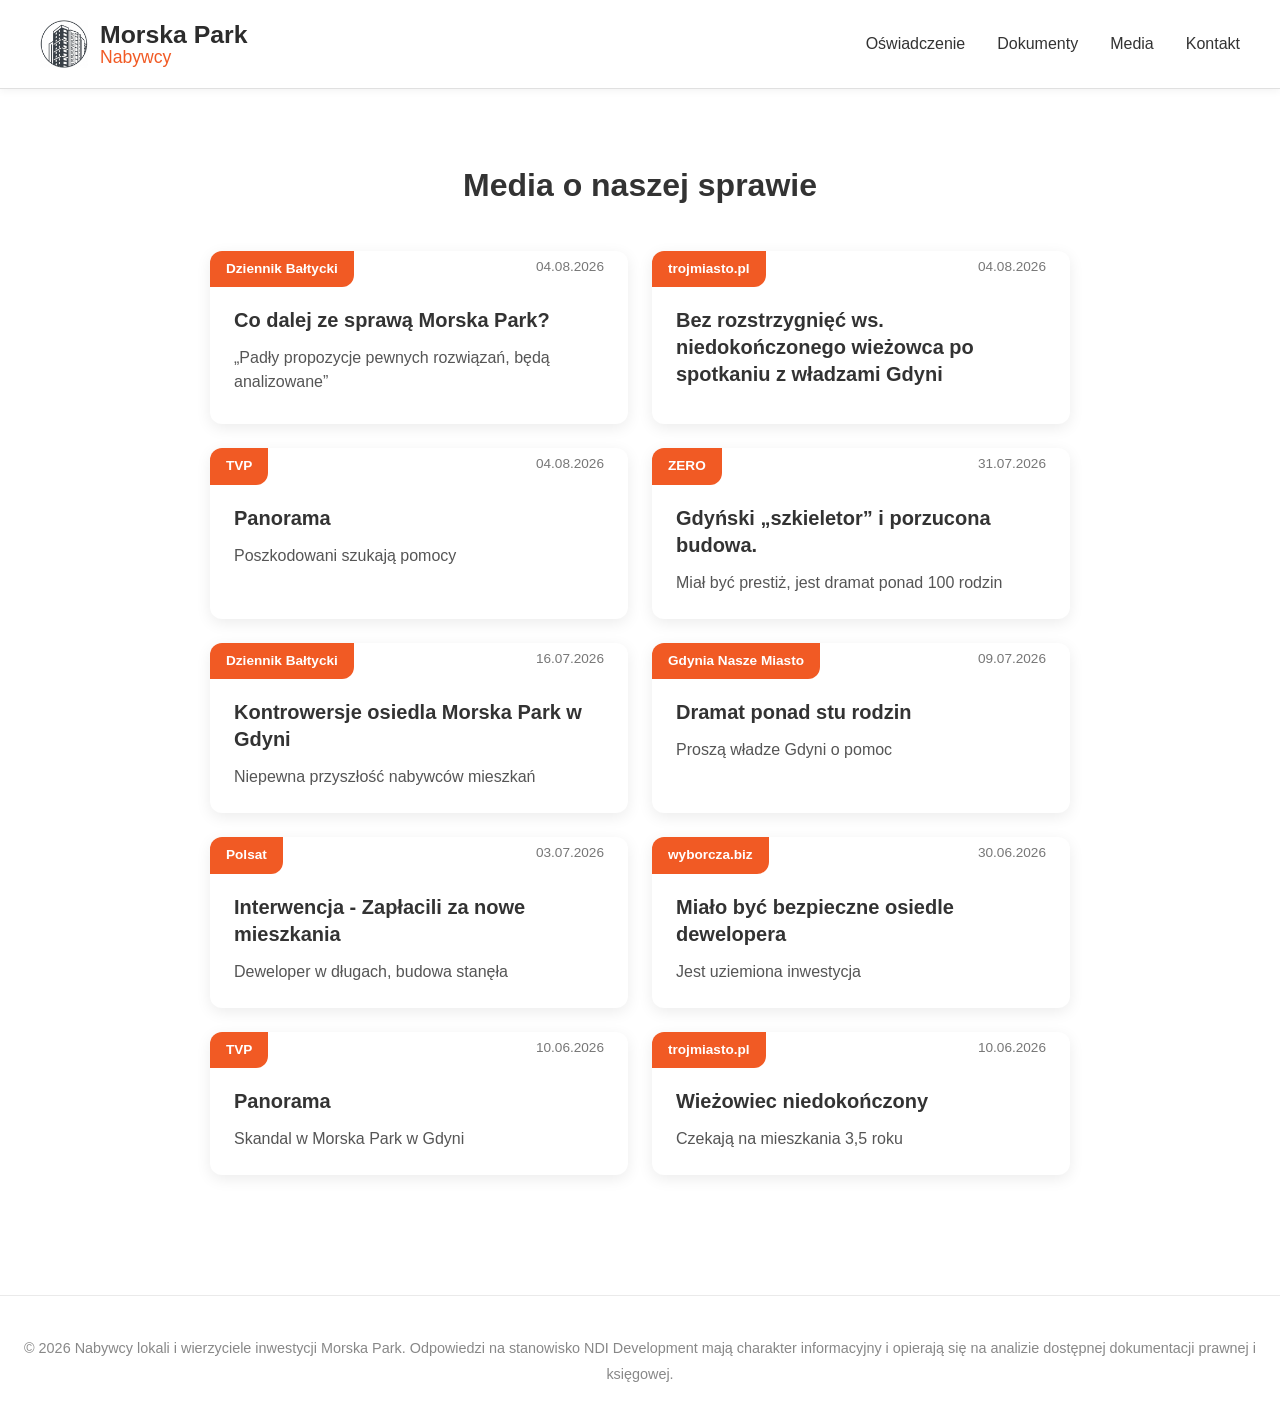
<file: media.html>
<!doctype html>
<html lang="pl">
  <head>
    <meta charset="UTF-8" />
    <meta name="viewport" content="width=device-width, initial-scale=1.0" />
    <title>Media o sprawie Morska Park</title>
    <link rel="icon" href="favicon.ico" />
    <link rel="stylesheet" href="style.css" />
  </head>
  <body>
    <nav class="navbar">
      <div class="navbar-container">
        <!-- Brand -->
        <a href="index.html" class="brand">
          <div class="logo">
            <img src="morska-park-logo-top-left.png" alt="Morska Park Logo" />
          </div>
          <div class="brand-text">
            <div class="morska-brand">Morska Park</div>
            <div class="nabywcy-label">Nabywcy</div>
          </div>
        </a>

        <!-- Desktop Menu -->
        <div class="nav-menu">
          <a href="index.html" class="nav-link">Oświadczenie</a>
          <a href="dokumenty.html" class="nav-link">Dokumenty</a>
          <a href="media.html" class="nav-link">Media</a>
          <a href="kontakt.html" class="nav-link">Kontakt</a>
        </div>

        <!-- Hamburger -->
        <div class="hamburger" id="hamburger">
          <span></span>
          <span></span>
          <span></span>
        </div>
      </div>

      <!-- Mobile Menu -->
      <div class="mobile-menu" id="mobile-menu">
        <a href="index.html" class="nav-link">Oświadczenie</a>
        <a href="dokumenty.html" class="nav-link">Dokumenty</a>
        <a href="media.html" class="nav-link">Media</a>
        <a href="kontakt.html" class="nav-link">Kontakt</a>
      </div>
    </nav>

    <div class="container">
      <h1 class="media-title">Media o naszej sprawie</h1>

      <div class="media-grid">
        <a
          href="https://dziennikbaltycki.pl/co-dalej-ze-sprawa-morska-park-padly-propozycje-pewnych-rozwiazan-beda-analizowane/ar/c1p2-29241297"
          target="_blank"
          class="media-card"
        >
          <div class="media-type">Dziennik Bałtycki</div>
          <div class="media-date">04.08.2026</div>
          <div class="media-content">
            <h3>Co dalej ze sprawą Morska Park?</h3>
            <p>„Padły propozycje pewnych rozwiązań, będą analizowane”</p>
          </div>
        </a>

        <a
          href="https://www.trojmiasto.pl/wiadomosci/Bez-rozstrzygniec-ws-niedokonczonego-wiezowca-po-spotkaniu-mieszkancow-z-wladzami-Gdyni-n223738.html"
          target="_blank"
          class="media-card"
        >
          <div class="media-type">trojmiasto.pl</div>
          <div class="media-date">04.08.2026</div>
          <div class="media-content">
            <h3>
              Bez rozstrzygnięć ws. niedokończonego wieżowca po spotkaniu z
              władzami Gdyni
            </h3>
            <p></p>
          </div>
        </a>

        <a
          href="https://www.youtube.com/watch?v=2cxmCmM3vbY"
          target="_blank"
          class="media-card"
        >
          <div class="media-type">TVP</div>
          <div class="media-date">04.08.2026</div>
          <div class="media-content">
            <h3>Panorama</h3>
            <p>Poszkodowani szukają pomocy</p>
          </div>
        </a>

        <a
          href="https://zero.pl/news/dramat-mieszkancow-gdyni-kupili-mieszkania-deweloper-porzucil-budowe-chora-sytuacja"
          target="_blank"
          class="media-card"
        >
          <div class="media-type">ZERO</div>
          <div class="media-date">31.07.2026</div>
          <div class="media-content">
            <h3>Gdyński „szkieletor” i porzucona budowa.</h3>
            <p>Miał być prestiż, jest dramat ponad 100 rodzin</p>
          </div>
        </a>

        <a
          href="https://dziennikbaltycki.pl/kontrowersje-osiedla-morska-park-w-gdyni-niepewna-przyszlosc-nabywcow-mieszkan/ar/c1p2-29134155"
          target="_blank"
          class="media-card"
        >
          <div class="media-type">Dziennik Bałtycki</div>
          <div class="media-date">16.07.2026</div>
          <div class="media-content">
            <h3>Kontrowersje osiedla Morska Park w Gdyni</h3>
            <p>Niepewna przyszłość nabywców mieszkań</p>
          </div>
        </a>

        <a
          href="https://gdynia.naszemiasto.pl/dramat-ponad-stu-rodzin-mieli-miec-mieszkania-zostali-z-niczym-prosza-wladze-gdyni-o-pomoc-prezydent-obiecuje-spotkanie/ar/c9p2-29160797"
          target="_blank"
          class="media-card"
        >
          <div class="media-type">Gdynia Nasze Miasto</div>
          <div class="media-date">09.07.2026</div>
          <div class="media-content">
            <h3>Dramat ponad stu rodzin</h3>
            <p>Proszą władze Gdyni o pomoc</p>
          </div>
        </a>

        <a
          href="https://interwencja.polsatnews.pl/reportaz/2026-07-03/zaplacili-za-nowe-mieszkania-deweloper-w-dlugach-budowa-stanela/"
          target="_blank"
          class="media-card"
        >
          <div class="media-type">Polsat</div>
          <div class="media-date">03.07.2026</div>
          <div class="media-content">
            <h3>Interwencja - Zapłacili za nowe mieszkania</h3>
            <p>Deweloper w długach, budowa stanęła</p>
          </div>
        </a>

        <a
          href="https://wyborcza.biz/biznes/7,147758,32885209,mialo-byc-bezpieczne-osiedle-dewelopera-od-aquaparku-jest-uziemiona.html"
          target="_blank"
          class="media-card"
        >
          <div class="media-type">wyborcza.biz</div>
          <div class="media-date">30.06.2026</div>
          <div class="media-content">
            <h3>Miało być bezpieczne osiedle dewelopera</h3>
            <p>Jest uziemiona inwestycja</p>
          </div>
        </a>

        <a
          href="https://www.youtube.com/watch?v=dRYcf_Pjnsg"
          target="_blank"
          class="media-card"
        >
          <div class="media-type">TVP</div>
          <div class="media-date">10.06.2026</div>
          <div class="media-content">
            <h3>Panorama</h3>
            <p>Skandal w Morska Park w Gdyni</p>
          </div>
        </a>

        <a
          href="https://www.trojmiasto.pl/dom/Wiezowiec-niedokonczony-Czekaja-na-mieszkania-35-roku-n221023.html"
          target="_blank"
          class="media-card"
        >
          <div class="media-type">trojmiasto.pl</div>
          <div class="media-date">10.06.2026</div>
          <div class="media-content">
            <h3>Wieżowiec niedokończony</h3>
            <p>Czekają na mieszkania 3,5 roku</p>
          </div>
        </a>
      </div>
    </div>

    <footer>
      <p>
        &copy; 2026 Nabywcy lokali i wierzyciele inwestycji Morska Park.
        Odpowiedzi na stanowisko NDI Development mają charakter informacyjny i
        opierają się na analizie dostępnej dokumentacji prawnej i księgowej.
      </p>
    </footer>

    <script>
      // Hamburger menu
      const hamburger = document.getElementById("hamburger");
      const mobileMenu = document.getElementById("mobile-menu");

      hamburger.addEventListener("click", (e) => {
        e.stopPropagation();
        mobileMenu.classList.toggle("open");
        hamburger.classList.toggle("open");
      });

      // Close mobile menu when clicking a link
      document.querySelectorAll(".nav-link").forEach((link) => {
        link.addEventListener("click", () => {
          if (window.innerWidth <= 768) {
            mobileMenu.classList.remove("open");
            hamburger.classList.remove("open");
          }
        });
      });

      // Close mobile menu when clicking outside of it
      document.addEventListener("click", (event) => {
        if (
          !mobileMenu.contains(event.target) &&
          !hamburger.contains(event.target)
        ) {
          mobileMenu.classList.remove("open");
          hamburger.classList.remove("open");
        }
      });

      // Close mobile menu when resizing the window
      window.addEventListener("resize", () => {
        if (window.innerWidth > 768) {
          mobileMenu.classList.remove("open");
          hamburger.classList.remove("open");
        }
      });
    </script>
  </body>
</html>
</file>
<file: style.css>
:root {
  --bg-color: #ffffff;
  --text-color: #333333;
  --border-color: #eaeaea;
  --ndi-bg: #f5f5f5;
  --ndi-text: #444444;
  --nabywcy-bg: #e8f5e9;
  --nabywcy-title: #2e7d32;
  --ndi-orange: #f15a24;
  --ndi-red: #c8102e;
}

* {
  box-sizing: border-box;
  margin: 0;
  padding: 0;
}

body {
  display: flex;
  flex-direction: column;
  min-height: 100vh;
  font-family:
    -apple-system, BlinkMacSystemFont, "Segoe UI", Roboto, Helvetica, Arial,
    sans-serif;
  line-height: 1.8;
  background-color: var(--bg-color);
  color: var(--text-color);
  -webkit-font-smoothing: antialiased;
}

.navbar {
  width: 100%;
  background-color: #ffffff;
  border-bottom: 1px solid #e0e0e0;
  padding: 20px 40px;
  position: sticky;
  top: 0;
  z-index: 100;
  box-shadow: 0 2px 8px rgba(0, 0, 0, 0.05);
}

.navbar-container {
  max-width: 1200px;
  margin: 0 auto;
  display: flex;
  align-items: center;
  justify-content: space-between;
}

.brand {
  display: flex;
  align-items: center;
  gap: 12px;
  text-decoration: none;
  color: inherit;
}

.brand:hover,
.brand:focus-visible {
  text-decoration: none;
}

.logo {
  width: 48px;
  height: 48px;
  flex-shrink: 0;
}

.logo img {
  width: 100%;
  height: 100%;
  object-fit: contain;
}

.brand-text {
  display: flex;
  flex-direction: column;
  line-height: 1.1;
}

.morska-brand {
  font-size: 1.55rem;
  font-weight: 600;
  color: #2c2c2c;
}

.nabywcy-label {
  font-size: 1.1rem;
  font-weight: 500;
  color: var(--ndi-orange);
}

/* Menu */
.nav-menu {
  display: flex;
  gap: 32px;
  align-items: center;
}

.nav-link {
  color: #333;
  text-decoration: none;
  font-weight: 500;
  transition: color 0.2s;
}

.nav-link:hover {
  color: var(--ndi-orange);
}

/* Hamburger */
.hamburger {
  display: none;
  width: 30px;
  height: 18px;
  position: relative;
  cursor: pointer;
  -webkit-tap-highlight-color: transparent;
}

.hamburger span {
  position: absolute;
  left: 0;
  right: 0;
  height: 2px;
  background-color: #333;
  display: block;
  transition:
    transform 0.22s cubic-bezier(0.2, 0.8, 0.2, 1),
    opacity 0.08s ease;
  transform-origin: center;
  will-change: transform, opacity;
}

.hamburger span:nth-child(1) {
  top: 0;
}

.hamburger span:nth-child(2) {
  top: 50%;
  transform: translateY(-50%);
}

.hamburger span:nth-child(3) {
  bottom: 0;
}

/* Hamburger open (turn into X) */
.hamburger.open span:nth-child(1) {
  transform: translateY(8px) rotate(45deg);
}

.hamburger.open span:nth-child(2) {
  opacity: 0;
  transform: scaleX(0);
}

.hamburger.open span:nth-child(3) {
  transform: translateY(-8px) rotate(-45deg);
}

/* Mobile Menu */
.mobile-menu {
  display: none;
  position: absolute;
  left: 0;
  right: 0;
  top: 100%;
  background: rgba(255, 255, 255, 0.98);
  box-shadow: 0 8px 30px rgba(0, 0, 0, 0.08);
  padding: 0 20px;
  flex-direction: column;
  border-top: 1px solid var(--border-color);
  z-index: 999;
}

/* show mobile menu when open */
.mobile-menu.open {
  display: flex;
  animation: slideDown 180ms ease-out;
}

@keyframes slideDown {
  from {
    transform: translateY(-6px);
    opacity: 0;
  }
  to {
    transform: translateY(0);
    opacity: 1;
  }
}

/* Mobile menu item dividers and spacing */
.mobile-menu .nav-link {
  display: block;
  padding: 12px 16px;
  border-bottom: 1px solid rgba(0, 0, 0, 0.06);
  color: #333;
  text-decoration: none;
  font-weight: 600;
  transition:
    background 0.15s,
    color 0.15s;
}

.mobile-menu .nav-link:hover,
.mobile-menu .nav-link:focus {
  color: var(--ndi-orange);
}

/* Responsive */
@media (max-width: 768px) {
  .nav-menu {
    display: none;
  }
  .hamburger {
    display: flex;
  }
  .navbar-container {
    flex-wrap: nowrap;
  }
  .brand {
    width: auto;
    justify-content: flex-start;
  }
}

.container {
  flex: 1;
  max-width: 900px;
  margin: 0 auto;
  padding: 80px 20px 60px;
}

header {
  text-align: center;
  margin-bottom: 60px;
}

header h1 {
  font-size: 2.15rem;
  font-weight: 400;
  margin-bottom: 20px;
  color: #000;
  text-align: center;
}

header p {
  font-size: 1.1rem;
  color: #555;
  text-align: center;
  max-width: 720px;
  margin: 0 auto;
}

.manifesto {
  margin-bottom: 80px;
}

.manifesto h2 {
  text-align: center;
  font-size: 1.5rem;
  font-weight: 400;
  margin-bottom: 30px;
  color: #000;
}

.manifesto p {
  margin-bottom: 20px;
  font-size: 1.05rem;
  text-align: justify;
}

.faq-section {
  margin-top: 40px;
}

.faq-title {
  font-size: 1.5rem;
  font-weight: 400;
  margin-bottom: 30px;
  color: #000;
}

.faq-item {
  border-top: 1px solid var(--border-color);
}

.faq-item:last-child {
  border-bottom: 1px solid var(--border-color);
}

.faq-header {
  padding: 25px 0;
  cursor: pointer;
  display: flex;
  justify-content: space-between;
  align-items: center;
  user-select: none;
  background: transparent;
}

.faq-header:hover h3 {
  color: #000;
}

.faq-header h3 {
  font-size: 1.1rem;
  font-weight: 400;
  color: var(--text-color);
  padding-right: 20px;
  margin: 0;
  transition: color 0.2s;
}

.faq-icon {
  display: flex;
  align-items: center;
  justify-content: center;
  transition: transform 0.3s ease;
}

.faq-icon svg {
  width: 16px;
  height: 16px;
  fill: none;
  stroke: #333;
  stroke-width: 2;
  stroke-linecap: round;
  stroke-linejoin: round;
}

.faq-content {
  max-height: 0;
  overflow: hidden;
  transition: max-height 0.4s ease-out;
}

.faq-body {
  padding-bottom: 30px;
}

.box-ndi {
  background-color: var(--ndi-bg);
  padding: 25px;
  margin-bottom: 20px;
  border-radius: 4px;
}

.box-ndi h4 {
  color: #000;
  margin-bottom: 15px;
  font-size: 0.85rem;
  text-transform: uppercase;
  letter-spacing: 1px;
  font-weight: 600;
}

.box-ndi p {
  color: var(--ndi-text);
  margin-bottom: 15px;
}

.box-ndi ul {
  margin-left: 20px;
  margin-bottom: 15px;
  color: var(--ndi-text);
}

.box-nabywcy {
  background-color: var(--nabywcy-bg);
  padding: 25px;
  border-radius: 4px;
}

.box-nabywcy h4 {
  color: var(--nabywcy-title);
  margin-bottom: 15px;
  font-size: 0.85rem;
  text-transform: uppercase;
  letter-spacing: 1px;
  font-weight: 600;
}

.box-nabywcy p {
  margin-bottom: 15px;
  text-align: justify;
}

.box-nabywcy ul {
  margin-left: 20px;
  margin-bottom: 15px;
}

.box-nabywcy li,
.box-ndi li {
  margin-bottom: 8px;
}

.box-nabywcy p:last-child,
.box-ndi p:last-child,
.box-ndi ul:last-child {
  margin-bottom: 0;
}

.faq-item.active .faq-content {
  max-height: 3000px;
  transition: max-height 0.6s ease-in;
}

.faq-item.active .faq-icon {
  transform: rotate(180deg);
}

/* Documents Section */
.documents-section {
  margin: 80px 0 40px;
}

.documents-grid {
  display: grid;
  grid-template-columns: repeat(auto-fit, minmax(340px, 1fr));
  gap: 20px;
}

.document-card {
  background: white;
  border: 1px solid #eaeaea;
  border-radius: 10px;
  padding: 24px;
  display: flex;
  gap: 20px;
  text-decoration: none;
  color: inherit;
  transition: all 0.25s ease;
  align-items: center;
}

.document-card:hover {
  border-color: var(--ndi-orange);
  box-shadow: 0 8px 25px rgba(241, 90, 36, 0.12);
  transform: translateY(-3px);
}

.doc-icon {
  font-size: 42px;
  flex-shrink: 0;
  width: 60px;
}

.doc-info h3 {
  font-size: 1.15rem;
  margin-bottom: 8px;
  line-height: 1.35;
}

.doc-info p {
  color: #666;
  font-size: 0.98rem;
  margin-bottom: 12px;
}

.download-btn {
  color: var(--ndi-orange);
  font-weight: 600;
  font-size: 0.95rem;
  text-decoration: underline;
}

@media (max-width: 768px) {
  .documents-section {
    margin: 40px 0 0;
  }
  .documents-grid {
    grid-template-columns: 1fr;
  }
}

footer {
  text-align: center;
  padding: 40px 20px;
  margin-top: 60px;
  color: #888;
  font-size: 0.9rem;
  border-top: 1px solid var(--border-color);
}

/* Documents Page */
.documents-section-page {
  margin: 0 0 100px;
}

.documents-section-page h1 {
  text-align: center;
  font-size: 2.1rem;
  margin-bottom: 12px;
  line-height: 2.5rem;
}

.section-desc {
  text-align: center;
  max-width: 700px;
  margin: 0 auto 50px;
  color: #555;
  font-size: 1.05rem;
}

.documents-grid {
  display: grid;
  grid-template-columns: repeat(
    auto-fit,
    minmax(360px, 1fr)
  ); /* Side by side on big screens */
  gap: 22px;
  max-width: 1100px;
  margin: 0 auto;
}

.document-card {
  background: white;
  border: 1px solid #eaeaea;
  border-radius: 12px;
  padding: 26px;
  display: flex;
  gap: 20px;
  text-decoration: none;
  color: inherit;
  transition: all 0.25s ease;
  align-items: flex-start;
}

.document-card:hover {
  border-color: var(--ndi-orange);
  box-shadow: 0 10px 25px rgba(241, 90, 36, 0.12);
  transform: translateY(-4px);
}

.doc-icon {
  font-size: 48px;
  flex-shrink: 0;
  margin-top: 4px;
}

.doc-info h3 {
  font-size: 1.22rem;
  margin-bottom: 8px;
  line-height: 1.35;
}

.doc-date {
  color: #777;
  font-size: 0.95rem;
  margin-bottom: 14px;
}

.download-btn {
  color: var(--ndi-orange);
  font-weight: 600;
  display: inline-block;
  margin-top: 8px;
}

/* Mobile - stack */
@media (max-width: 768px) {
  .documents-section-page {
    margin: 0;
  }
  .documents-grid {
    grid-template-columns: 1fr;
  }
}

@media (max-width: 768px) {
  .navbar {
    padding: 16px 20px;
  }
  .logo {
    width: 42px;
    height: 42px;
  }
  .morska-brand {
    font-size: 1.2rem;
  }
  .nabywcy-label {
    font-size: 1rem;
  }
  .container {
    padding: 50px 20px 60px;
  }
  header h1 {
    font-size: 1.75rem;
    line-height: 1.3;
  }
  header p {
    font-size: 1.05rem;
  }
  .faq-header h3 {
    font-size: 1rem;
  }
}

.media-title {
  line-height: 2rem;
  text-align: center;
  margin-bottom: 10px;
}

.media-grid {
  display: grid;
  grid-template-columns: repeat(2, minmax(0, 1fr));
  gap: 24px;
  padding-top: 40px;
}

.media-card {
  position: relative;
  background: white;
  border-radius: 12px;
  overflow: hidden;
  box-shadow: 0 4px 15px rgba(0, 0, 0, 0.08);
  transition:
    transform 0.3s,
    box-shadow 0.3s;
  text-decoration: none;
  color: inherit;
}

.media-card:hover {
  transform: translateY(-8px);
  box-shadow: 0 12px 25px rgba(0, 0, 0, 0.12);
}

.media-type {
  background: var(--ndi-orange);
  color: white;
  font-size: 0.85rem;
  font-weight: 600;
  padding: 6px 16px;
  display: inline-block;
  border-radius: 0 0 12px 0;
}

.media-date {
  position: absolute;
  top: 2px;
  right: 16px;
  font-size: 0.85rem;
  color: #777;
  font-weight: 500;
  background: rgba(255, 255, 255, 0.9);
  padding: 2px 8px;
  border-radius: 4px;
}

.media-content {
  padding: 24px;
  padding-top: 20px;
}

.media-card h3 {
  margin-bottom: 12px;
  font-size: 1.25rem;
  line-height: 1.35;
}

.media-card p {
  color: #555;
  font-size: 1rem;
  line-height: 1.5;
}

.contact-section {
  margin: 20px auto;
  text-align: center;
}

.contact-section h1 {
  font-size: 2rem;
  margin-bottom: 40px;
  color: #222;
  line-height: 1.4;
}

.contact-box {
  background: white;
  padding: 50px 30px;
  border-radius: 12px;
  box-shadow: 0 4px 20px rgba(0, 0, 0, 0.08);
}

.contact-box p {
  font-size: 1.6rem;
  font-weight: 600;
  margin-bottom: 20px;
}

.contact-email {
  font-size: 1.55rem;
  color: var(--ndi-orange);
  font-weight: 700;
  padding: 12px 20px;
  border-radius: 8px;
  display: inline-block;
  word-break: break-word;
}

@media (max-width: 768px) {
  .media-grid {
    grid-template-columns: 1fr;
  }

  .contact-section h1 {
    font-size: 1.6rem;
    margin-bottom: 30px;
  }

  .contact-box {
    padding: 30px 20px;
  }

  .contact-box p {
    font-size: 1.2rem;
  }
}
</file>
